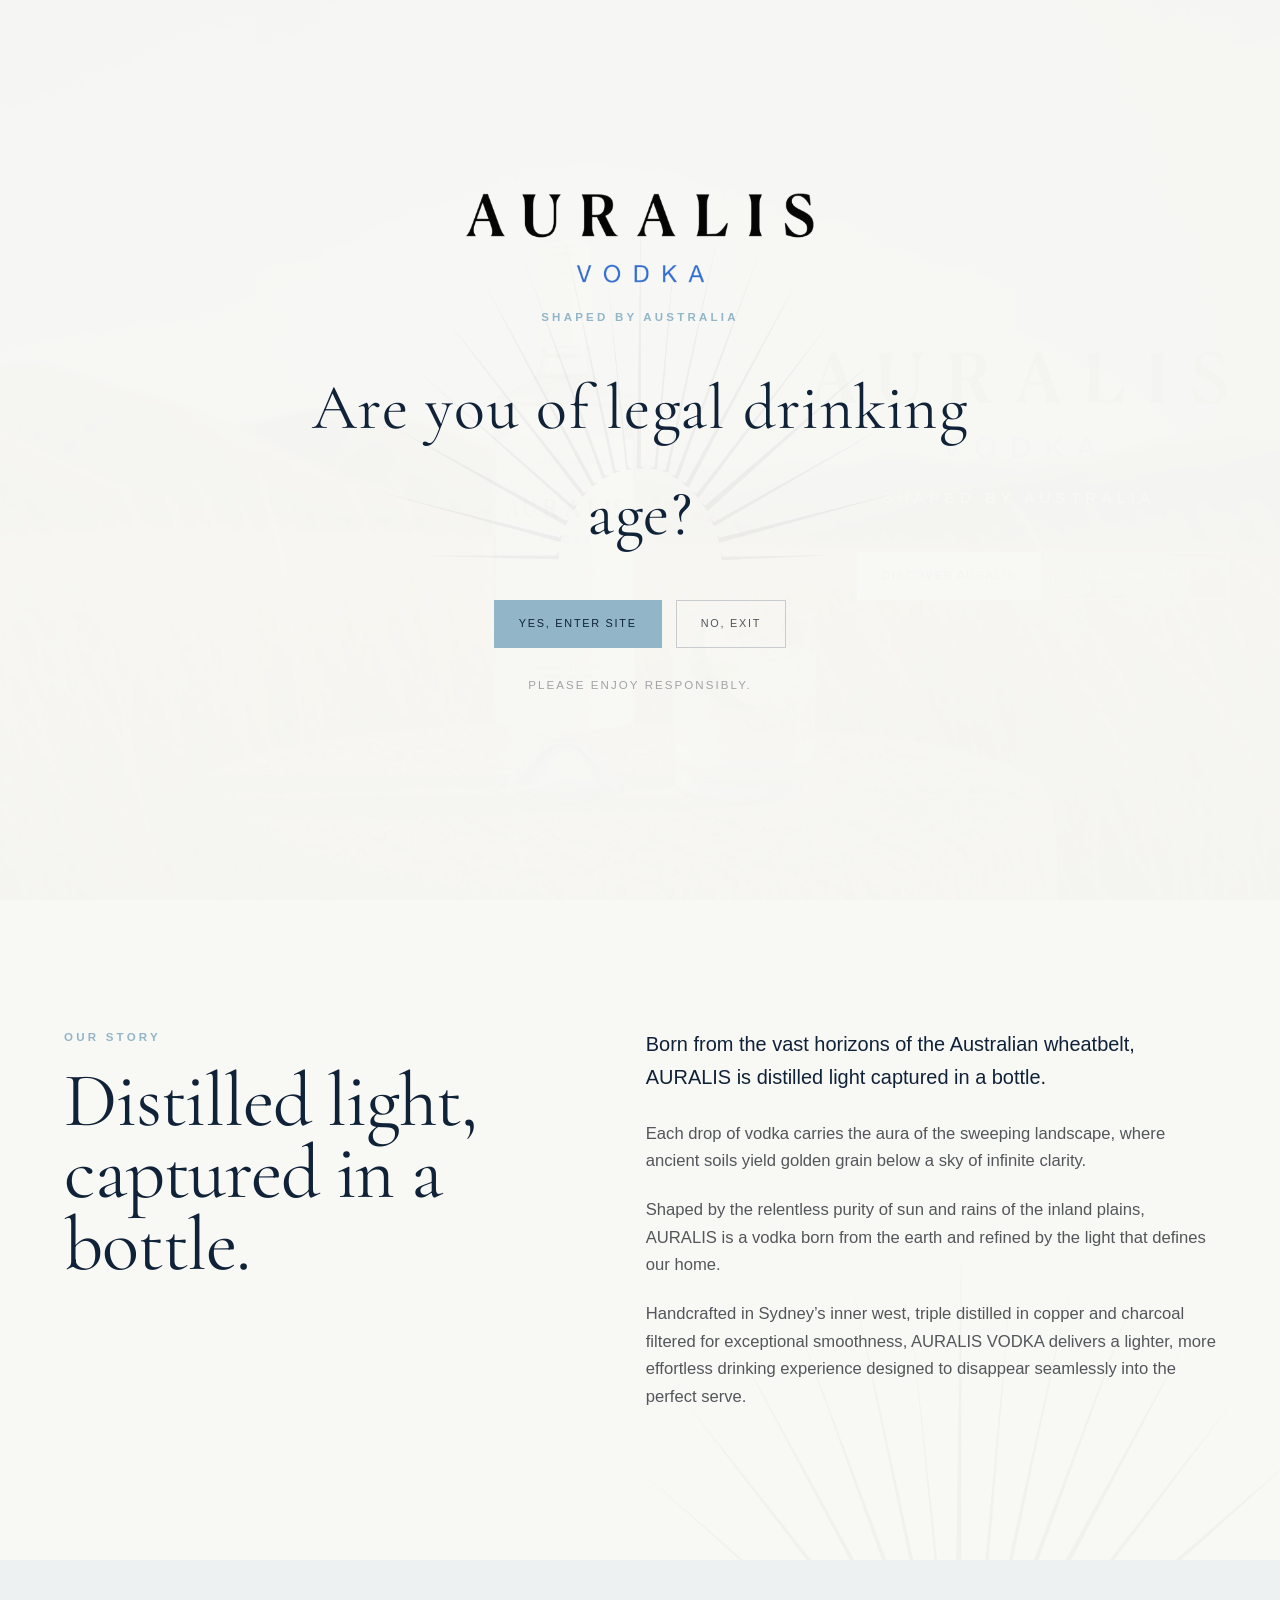
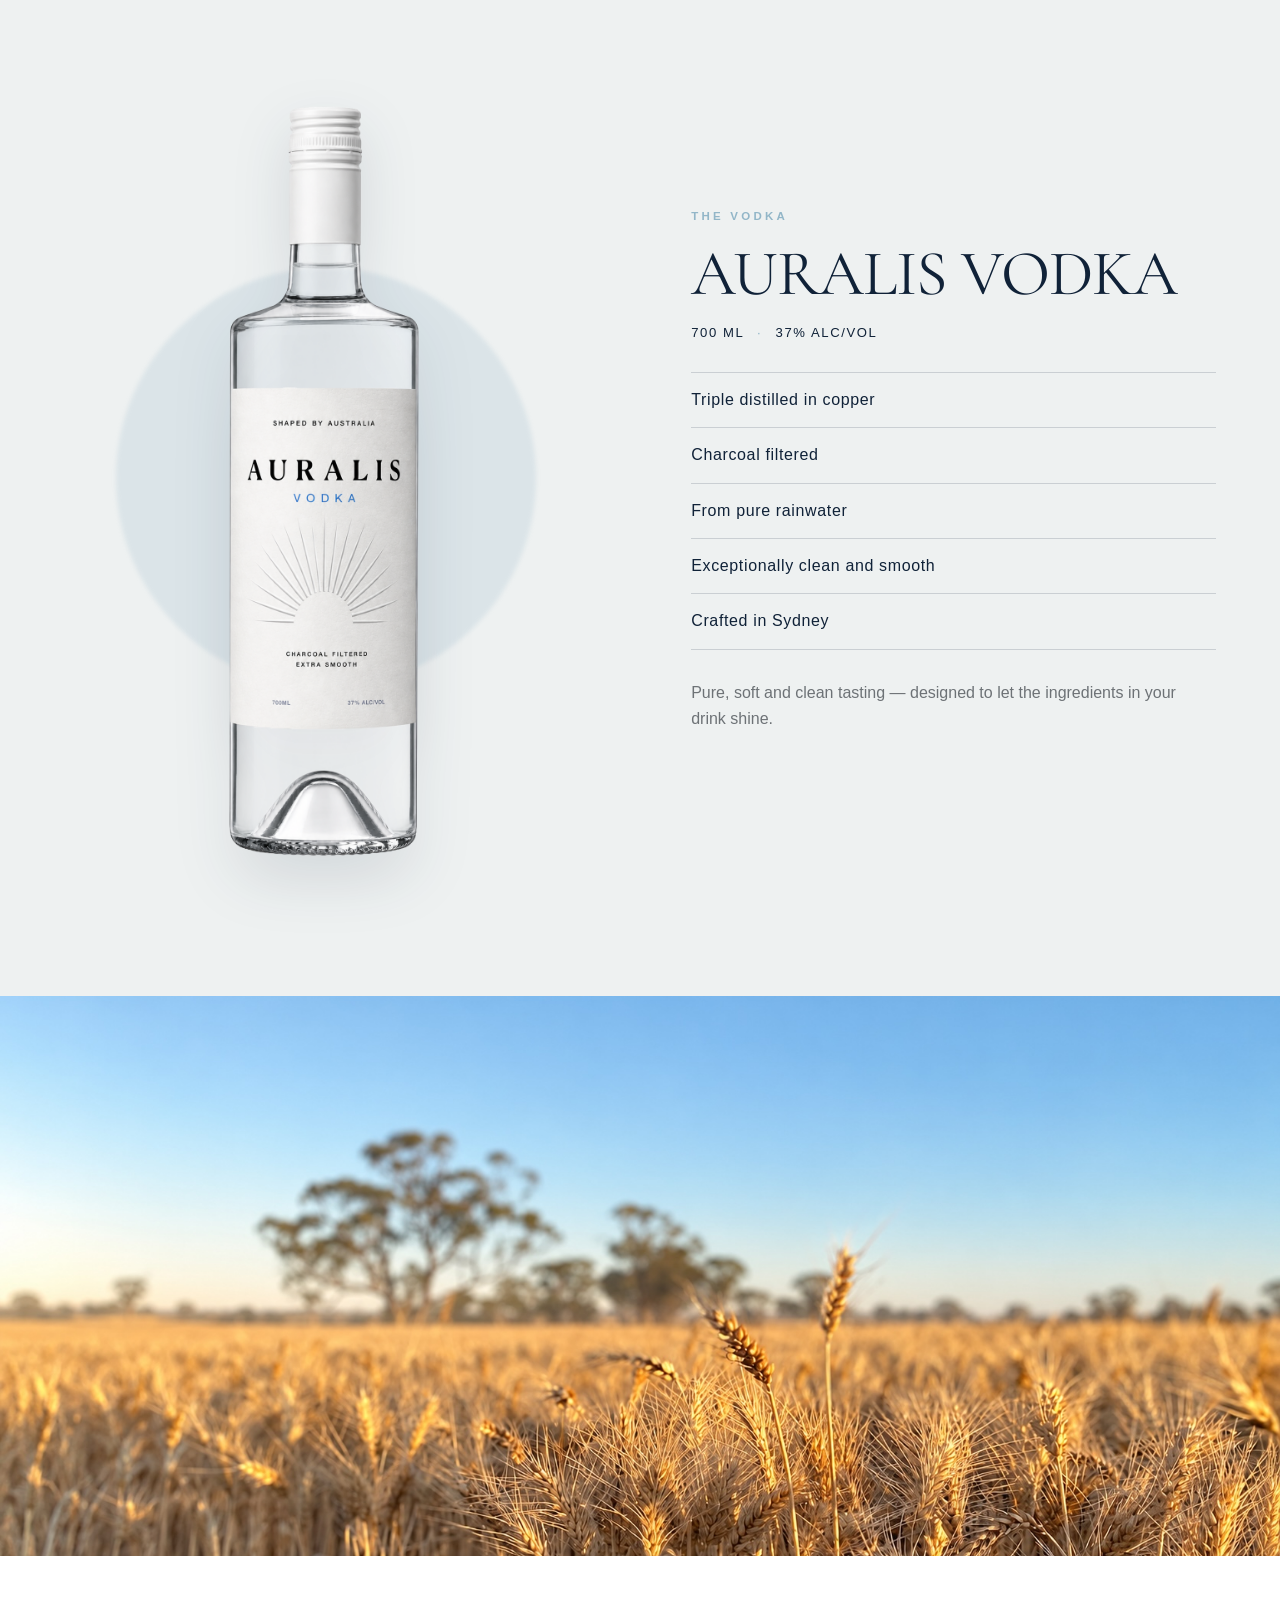
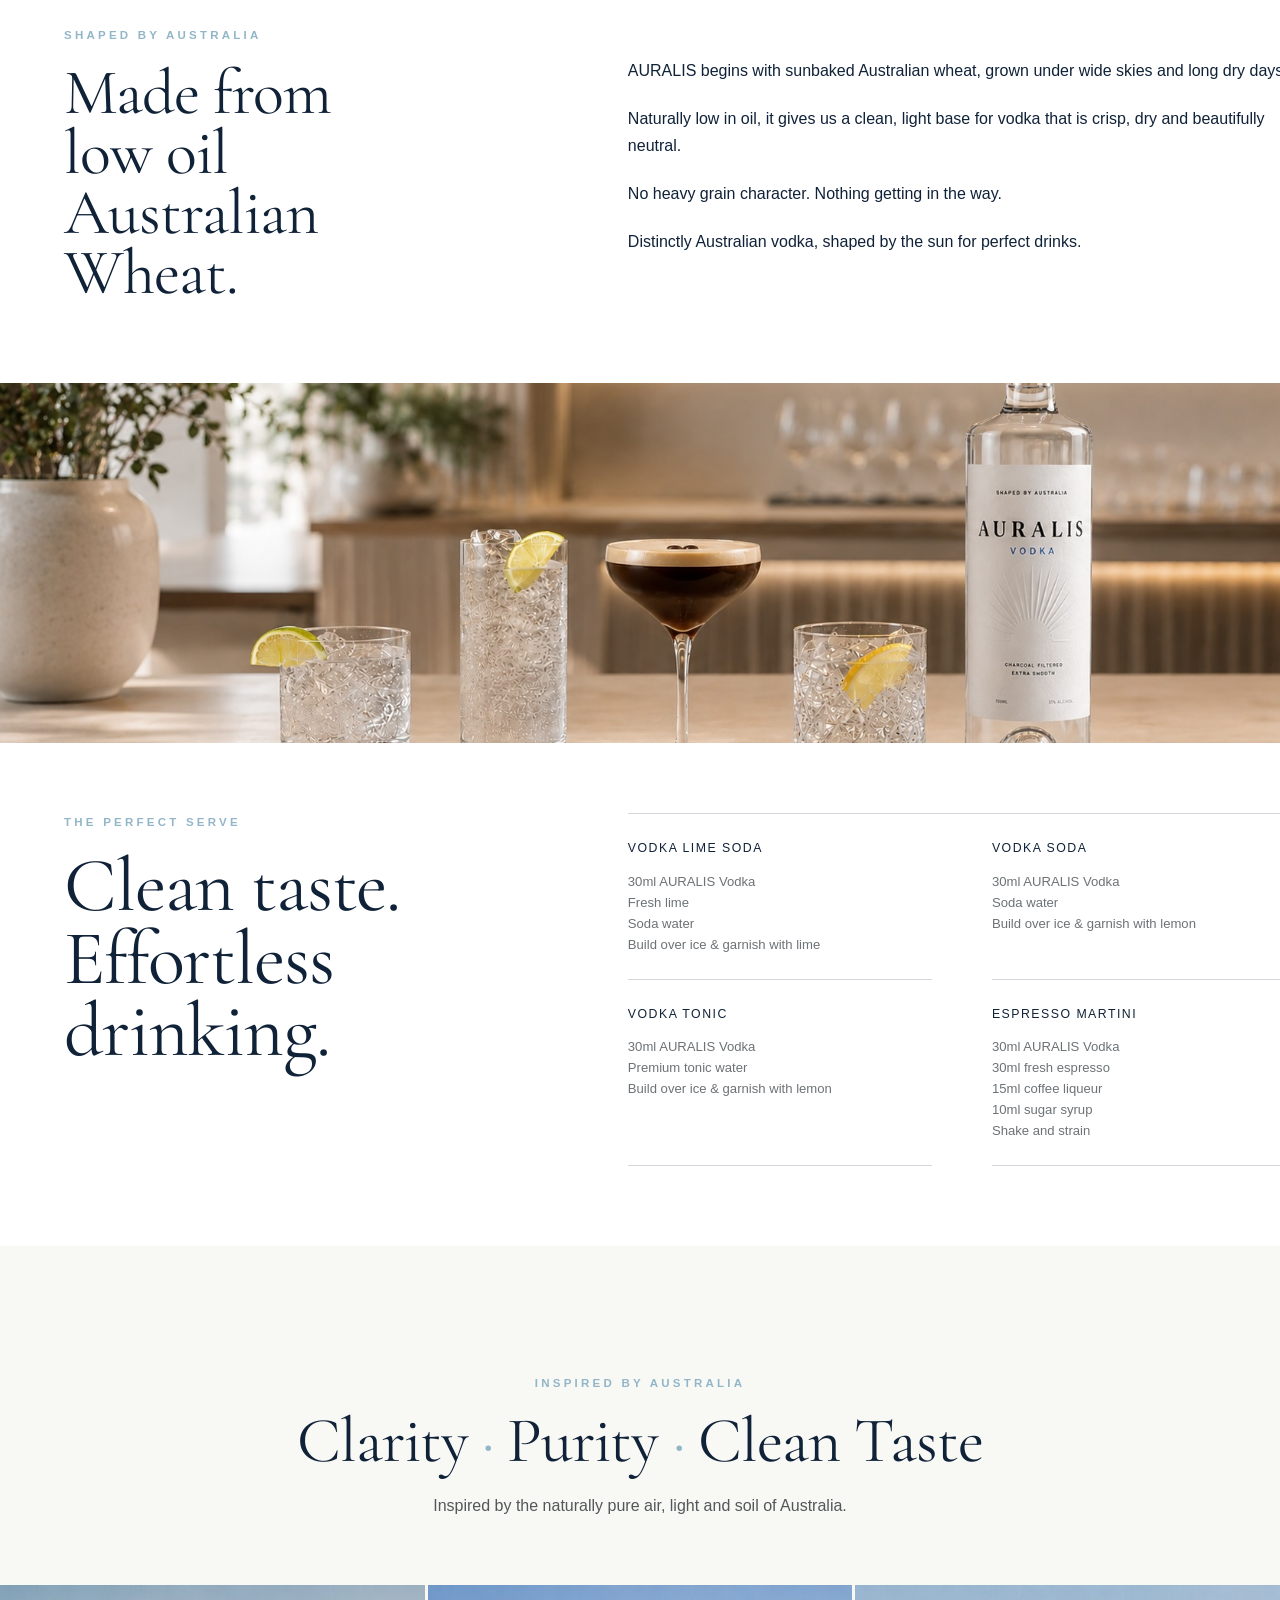
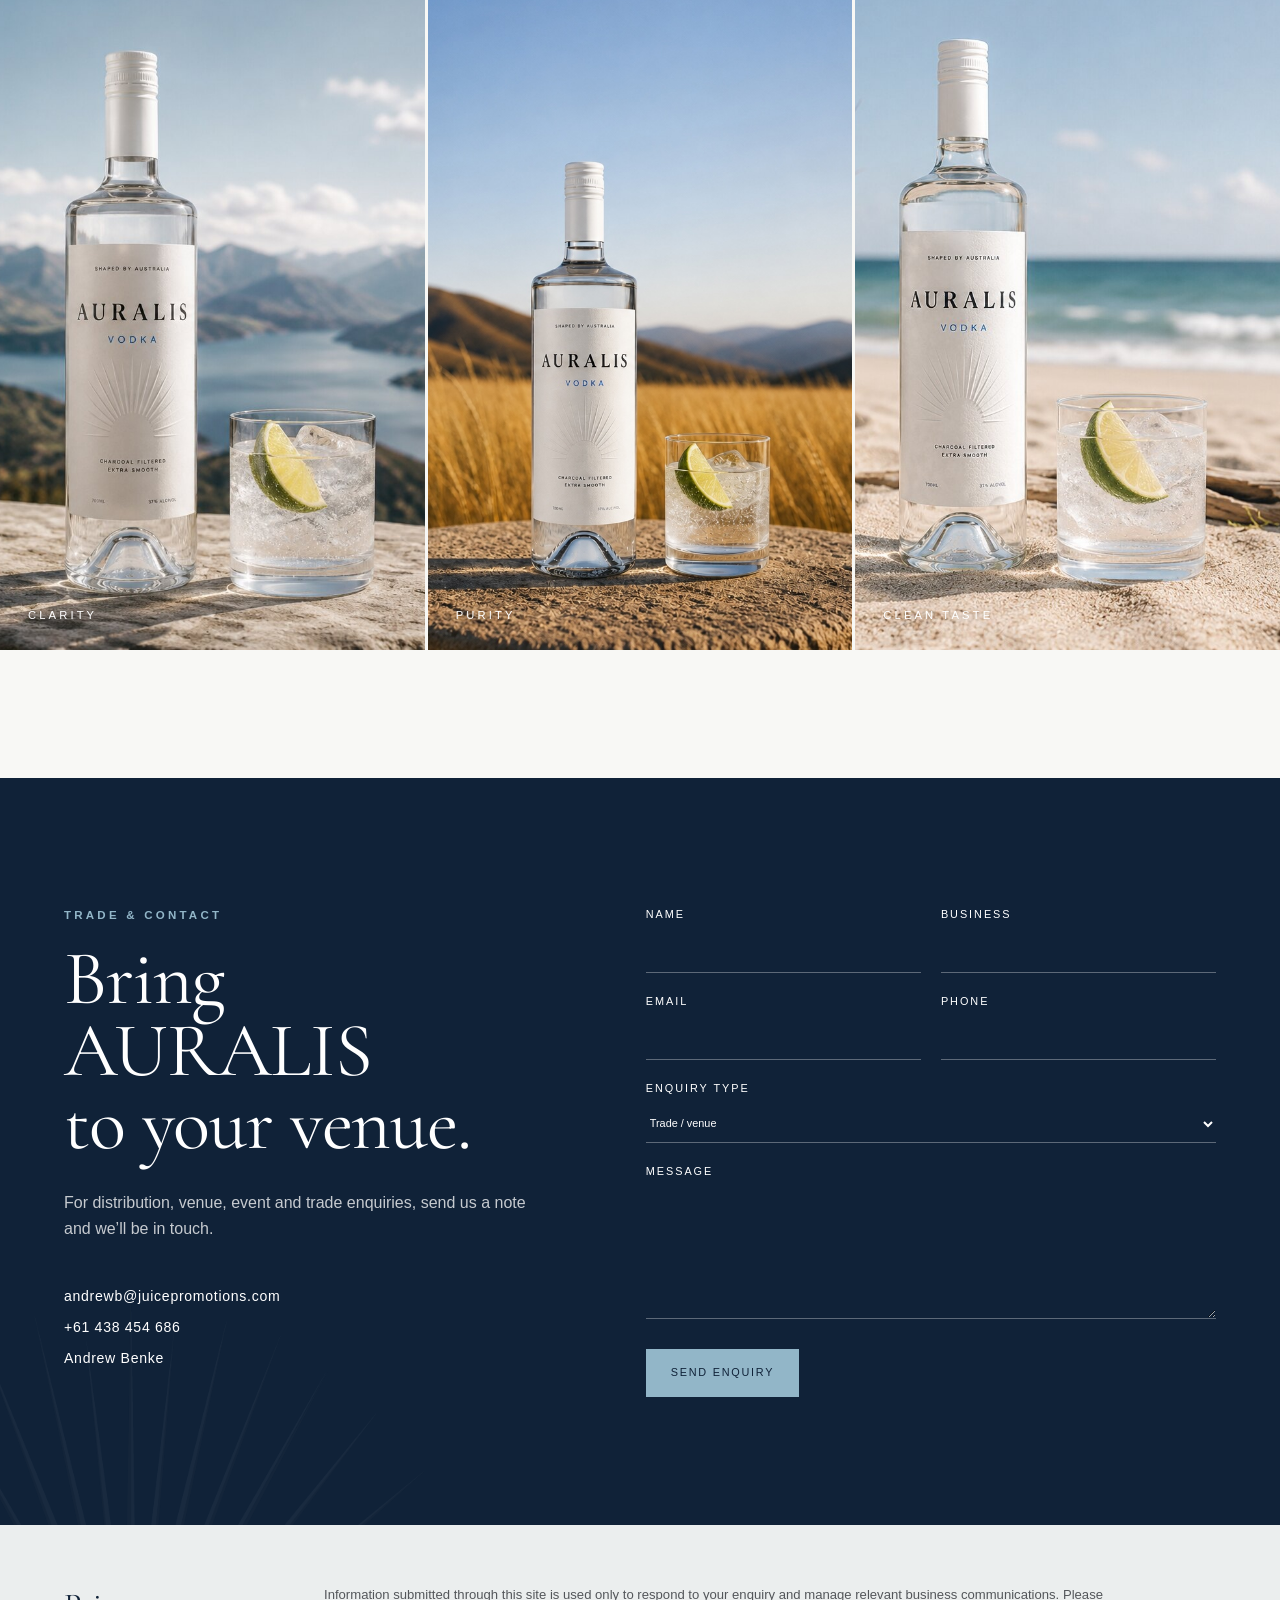
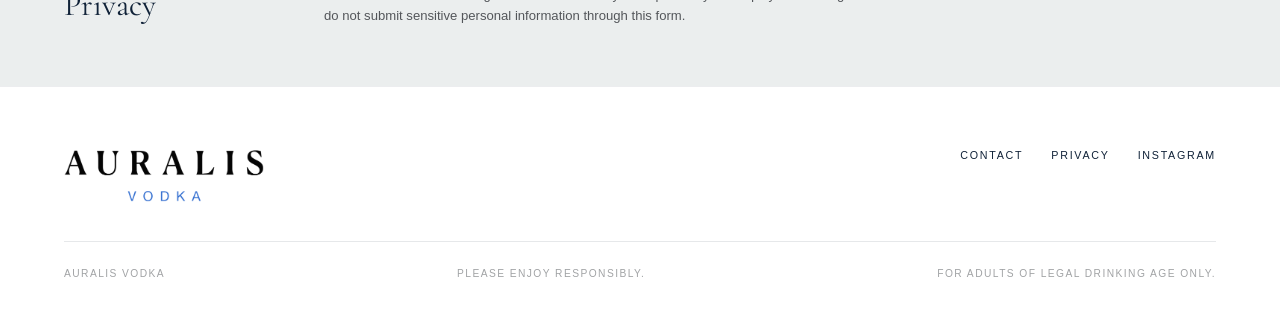
<file: index.html>
<!doctype html>
<html lang="en-AU">
<head>
  <meta charset="utf-8" />
  <meta name="viewport" content="width=device-width, initial-scale=1" />
  <meta name="description" content="AURALIS Vodka — shaped by Australia. Triple distilled in copper and charcoal filtered for exceptional smoothness." />
  <title>AURALIS Vodka — Shaped by Australia</title>
  <link rel="preconnect" href="https://fonts.googleapis.com">
  <link rel="preconnect" href="https://fonts.gstatic.com" crossorigin>
  <link href="https://fonts.googleapis.com/css2?family=Cormorant+Garamond:wght@400;500&display=swap" rel="stylesheet">
  <link rel="stylesheet" href="style.css" />
</head>
<body class="age-locked">
  <div class="age-gate" id="ageGate" role="dialog" aria-modal="true" aria-labelledby="ageTitle">
    <div class="age-gate__inner">
      <img class="age-gate__sun" src="images/auralis-half-sun.png" alt="" aria-hidden="true" />
      <img class="age-gate__logo" src="images/auralis-logo.png" alt="AURALIS Vodka" />
      <p class="eyebrow">SHAPED BY AUSTRALIA</p>
      <h1 id="ageTitle">Are you of legal drinking age?</h1>
      <div class="age-gate__actions">
        <button class="button button--primary" id="ageYes" type="button">Yes, enter site</button>
        <button class="button button--ghost" id="ageNo" type="button">No, exit</button>
      </div>
      <p class="age-gate__small">Please enjoy responsibly.</p>
    </div>
  </div>

  <div class="exit-screen" id="exitScreen" hidden>
    <div>
      <img src="images/auralis-logo.png" alt="AURALIS Vodka" />
      <p>You must be of legal drinking age to enter this website.</p>
    </div>
  </div>

  <header class="site-header" id="top">
    <a class="brand" href="#top" aria-label="AURALIS home">
      <img src="images/auralis-logo.png" alt="AURALIS Vodka" />
    </a>
    <button class="nav-toggle" id="navToggle" aria-expanded="false" aria-controls="siteNav">Menu</button>
    <nav class="site-nav" id="siteNav" aria-label="Primary navigation">
      <a href="#story">Our story</a>
      <a href="#product">The vodka</a>
      <a href="#serve">Perfect serve</a>
      <a href="#trade">Trade</a>
    </nav>
  </header>

  <main>
    <section class="hero" aria-labelledby="heroTitle">
      <img class="hero__image" src="images/hero-wheatfield.jpg" alt="AURALIS Vodka and a vodka lime soda against an Australian wheatfield" />
      <div class="hero__veil"></div>
      <div class="hero__content">
        <img class="hero__logo" src="images/auralis-logo.png" alt="AURALIS Vodka" />
        <h1 id="heroTitle" class="sr-only">AURALIS Vodka</h1>
        <p class="hero__tagline">SHAPED BY AUSTRALIA</p>
        <div class="hero__actions">
          <a class="button button--light" href="#story">Discover AURALIS</a>
          <a class="button button--outline-light" href="#trade">Trade enquiries</a>
        </div>
      </div>
    </section>

    <section class="story section" id="story">
      <img class="watermark watermark--story" src="images/auralis-half-sun.png" alt="" aria-hidden="true" />
      <div class="section__inner story__grid">
        <div>
          <p class="eyebrow">OUR STORY</p>
          <h2>Distilled light,<br />captured in a bottle.</h2>
        </div>
        <div class="story__copy">
          <p>Born from the vast horizons of the Australian wheatbelt, AURALIS is distilled light captured in a bottle.</p>
          <p>Each drop of vodka carries the aura of the sweeping landscape, where ancient soils yield golden grain below a sky of infinite clarity.</p>
          <p>Shaped by the relentless purity of sun and rains of the inland plains, AURALIS is a vodka born from the earth and refined by the light that defines our home.</p>
          <p>Handcrafted in Sydney’s inner west, triple distilled in copper and charcoal filtered for exceptional smoothness, AURALIS VODKA delivers a lighter, more effortless drinking experience designed to disappear seamlessly into the perfect serve.</p>
        </div>
      </div>
    </section>

    <section class="product section" id="product">
      <div class="section__inner product__grid">
        <div class="product__bottle-wrap">
          <div class="product__halo"></div>
          <img class="product__bottle" src="images/auralis-bottle.png" alt="AURALIS Vodka 700 mL bottle" />
        </div>
        <div class="product__details">
          <p class="eyebrow">THE VODKA</p>
          <h2>AURALIS VODKA</h2>
          <p class="product__spec">700 mL <span>·</span> 37% Alc/Vol</p>
          <ul class="feature-list">
            <li>Triple distilled in copper</li>
            <li>Charcoal filtered</li>
            <li>From pure rainwater</li>
            <li>Exceptionally clean and smooth</li>
            <li>Crafted in Sydney</li>
          </ul>
          <p class="product__note">Pure, soft and clean tasting — designed to let the ingredients in your drink shine.</p>
        </div>
      </div>
    </section>
<section class="origin" id="origin" aria-labelledby="originTitle">

  <div class="origin__image-wrap">
    <img
      src="images/product-origin-wheat.jpg"
      alt="Sunbaked Australian wheat field"
    />
  </div>

  <div class="origin__panel section__inner">

    <div class="origin__intro">
      <p class="eyebrow">SHAPED BY AUSTRALIA</p>
      <h2 id="originTitle">
        Made from<br>
        low oil<br>
        Australian<br>
        Wheat.
      </h2>
    </div>

    <div class="origin__copy">
      <p>AURALIS begins with sunbaked Australian wheat, grown under wide skies and long dry days.</p>

      <p>Naturally low in oil, it gives us a clean, light base for vodka that is crisp, dry and beautifully neutral.</p>

      <p>No heavy grain character. Nothing getting in the way.</p>

      <p>Distinctly Australian vodka, shaped by the sun for perfect drinks.</p>
    </div>

  </div>

</section>
    <section class="serve" id="serve" aria-labelledby="serveTitle">
  <div class="serve__image-wrap">
    <img src="images/drinks-lineup.jpg" alt="AURALIS Vodka with four classic vodka serves on a bar" />
  </div>

  <div class="serve__panel section__inner">

    <div class="serve__intro">
      <p class="eyebrow">THE PERFECT SERVE</p>
      <h2 id="serveTitle">Clean taste.<br />Effortless drinking.</h2>
    </div>

    <div class="serve__list" aria-label="AURALIS serves">

      <div class="serve__recipe">
        <h3>Vodka Lime Soda</h3>
        <p>30ml AURALIS Vodka<br>
        Fresh lime<br>
        Soda water<br>
        Build over ice &amp; garnish with lime</p>
      </div>

      <div class="serve__recipe">
        <h3>Vodka Soda</h3>
        <p>30ml AURALIS Vodka<br>
        Soda water<br>
        Build over ice &amp; garnish with lemon</p>
      </div>

      <div class="serve__recipe">
        <h3>Vodka Tonic</h3>
        <p>30ml AURALIS Vodka<br>
        Premium tonic water<br>
        Build over ice &amp; garnish with lemon</p>
      </div>

      <div class="serve__recipe">
        <h3>Espresso Martini</h3>
        <p>30ml AURALIS Vodka<br>
        30ml fresh espresso<br>
        15ml coffee liqueur<br>
        10ml sugar syrup<br>
        Shake and strain</p>
      </div>

    </div>

  </div>
</section>

    <section class="landscapes section" aria-labelledby="landscapeTitle">
      <div class="section__inner landscapes__heading">
        <p class="eyebrow">INSPIRED BY AUSTRALIA</p>
        <h2 id="landscapeTitle">Clarity <span>·</span> Purity <span>·</span> Clean Taste</h2>
        <p>Inspired by the naturally pure air, light and soil of Australia.</p>
      </div>
      <div class="landscape-grid">
        <figure>
          <img src="images/australian-mountains.jpg" alt="AURALIS Vodka overlooking an Australian mountain landscape" />
          <figcaption>CLARITY</figcaption>
        </figure>
        <figure>
          <img src="images/hero-wheatfield.jpg" alt="AURALIS Vodka in a golden wheatfield" />
          <figcaption>PURITY</figcaption>
        </figure>
        <figure>
          <img src="images/australian-coast.jpg" alt="AURALIS Vodka on an Australian beach" />
          <figcaption>CLEAN TASTE</figcaption>
        </figure>
      </div>
    </section>

    <section class="trade section" id="trade">
      <img class="watermark watermark--trade" src="images/auralis-half-sun.png" alt="" aria-hidden="true" />
      <div class="section__inner trade__grid">
        <div class="trade__intro">
          <p class="eyebrow">TRADE &amp; CONTACT</p>
          <h2>Bring AURALIS<br />to your venue.</h2>
          <p>For distribution, venue, event and trade enquiries, send us a note and we’ll be in touch.</p>
          <div class="trade__contact">
            <a href="mailto:andrewb@juicepromotions.com">andrewb@juicepromotions.com</a>
            <a href="tel:+61438454686">+61 438 454 686</a>
            <span>Andrew Benke</span>
          </div>
        </div>

        <form class="trade-form" name="trade-enquiries" method="POST" action="/thanks.html" data-netlify="true" netlify-honeypot="bot-field">
          <input type="hidden" name="form-name" value="trade-enquiries" />
          <p class="hidden-field"><label>Don’t fill this out: <input name="bot-field" /></label></p>

          <div class="field-row">
            <label>Name<input type="text" name="name" autocomplete="name" required /></label>
            <label>Business<input type="text" name="business" autocomplete="organization" /></label>
          </div>
          <div class="field-row">
            <label>Email<input type="email" name="email" autocomplete="email" required /></label>
            <label>Phone<input type="tel" name="phone" autocomplete="tel" /></label>
          </div>
          <label>Enquiry type
            <select name="enquiry-type">
              <option value="Trade / venue">Trade / venue</option>
              <option value="Distribution">Distribution</option>
              <option value="Events">Events</option>
              <option value="Media">Media</option>
              <option value="Other">Other</option>
            </select>
          </label>
          <label>Message<textarea name="message" rows="5" required></textarea></label>
          <button class="button button--primary" type="submit">Send enquiry</button>
        </form>
      </div>
    </section>

    <section class="privacy" id="privacy">
      <div class="section__inner privacy__inner">
        <h2>Privacy</h2>
        <p>Information submitted through this site is used only to respond to your enquiry and manage relevant business communications. Please do not submit sensitive personal information through this form.</p>
      </div>
    </section>
  </main>

  <footer class="site-footer">
    <div class="site-footer__inner">
      <img src="images/auralis-logo.png" alt="AURALIS Vodka" />
      <div class="site-footer__links">
        <a href="#trade">Contact</a>
        <a href="#privacy">Privacy</a>
        <a href="#" aria-label="Instagram — coming soon" title="Instagram — coming soon">Instagram</a>
      </div>
      <div class="site-footer__responsible">
        <span>AURALIS VODKA</span>
        <span>Please enjoy responsibly.</span>
        <span>For adults of legal drinking age only.</span>
      </div>
    </div>
  </footer>

  <script src="script.js"></script>
</body>
</html>
</file>
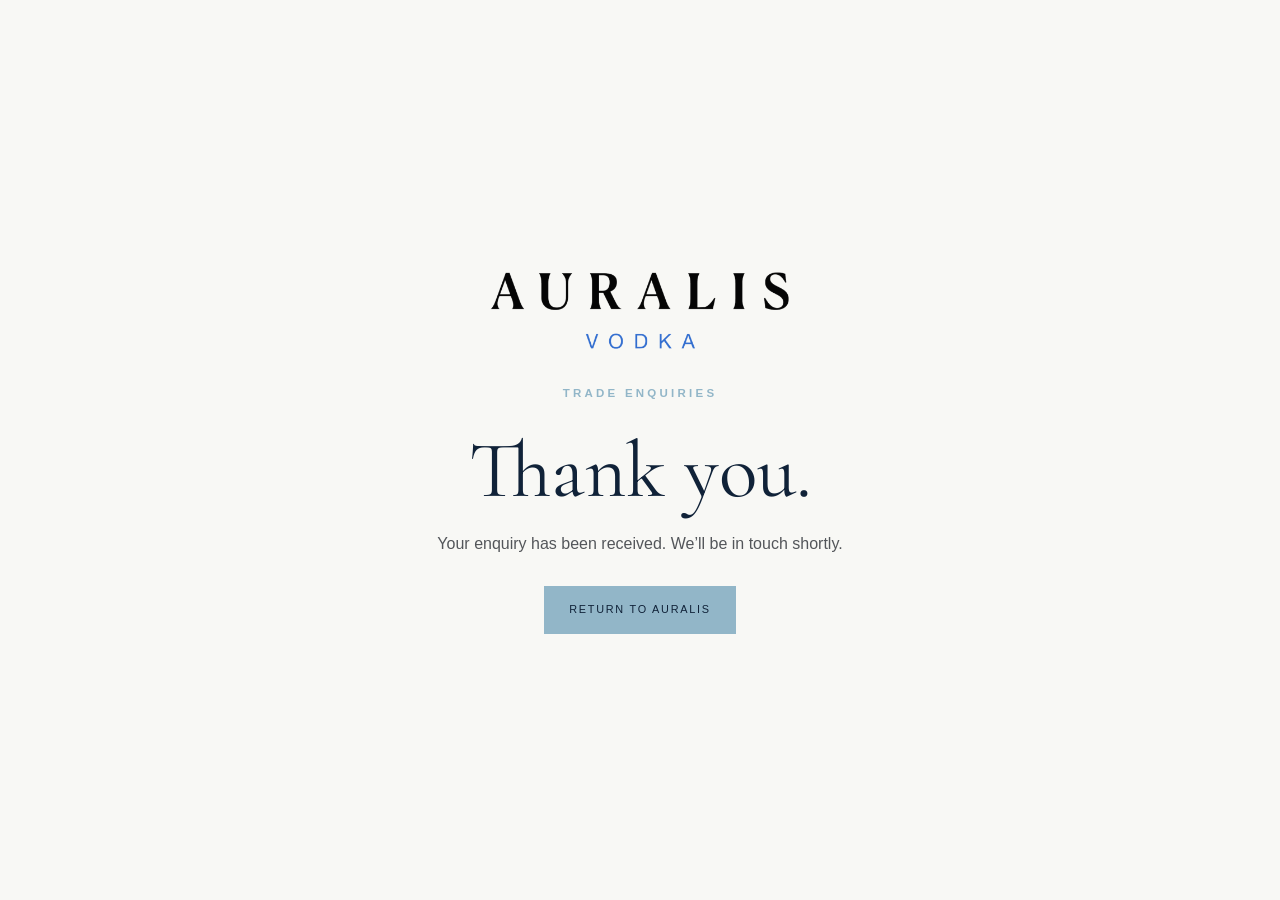
<file: thanks.html>
<!doctype html>
<html lang="en-AU">
<head>
  <meta charset="utf-8" />
  <meta name="viewport" content="width=device-width, initial-scale=1" />
  <title>Thank you — AURALIS Vodka</title>
  <link rel="preconnect" href="https://fonts.googleapis.com">
  <link rel="preconnect" href="https://fonts.gstatic.com" crossorigin>
  <link href="https://fonts.googleapis.com/css2?family=Cormorant+Garamond:wght@400;500&display=swap" rel="stylesheet">
  <link rel="stylesheet" href="style.css" />
  <style>
    body { min-height: 100vh; display:grid; place-items:center; padding:24px; }
    .thanks { width:min(720px,100%); text-align:center; }
    .thanks img { width:300px; height:90px; object-fit:contain; margin:0 auto 28px; }
    .thanks h1 { font-family:var(--serif); color:var(--dark-navy); font-size:clamp(3rem,8vw,5rem); font-weight:400; line-height:1; margin:0 0 20px; }
    .thanks p { max-width:560px; margin:0 auto 28px; }
  </style>
</head>
<body>
  <main class="thanks">
    <img src="images/auralis-logo.png" alt="AURALIS Vodka" />
    <p class="eyebrow">TRADE ENQUIRIES</p>
    <h1>Thank you.</h1>
    <p>Your enquiry has been received. We’ll be in touch shortly.</p>
    <a class="button button--primary" href="/">Return to AURALIS</a>
  </main>
</body>
</html>
</file>
<file: style.css>
:root {
  --white: #ffffff;
  --warm-white: #f8f8f5;
  --charcoal: #53565a;
  --grey: #a1a3a5;
  --ice-blue: #92b6c8;
  --eucalypt: #95a396;
  --dark-navy: #102238;
  --serif: "Cormorant Garamond", Georgia, "Times New Roman", serif;
  --sans: "Helvetica Neue", Helvetica, Arial, sans-serif;
  --max: 1240px;
}

* { box-sizing: border-box; }
html { scroll-behavior: smooth; }
body { margin: 0; background: var(--warm-white); color: var(--charcoal); font-family: var(--sans); font-weight: 400; line-height: 1.65; }
body.age-locked { overflow: hidden; }
img { max-width: 100%; display: block; }
a { color: inherit; text-decoration: none; }
button, input, select, textarea { font: inherit; }

.sr-only { position: absolute; width: 1px; height: 1px; padding: 0; margin: -1px; overflow: hidden; clip: rect(0, 0, 0, 0); white-space: nowrap; border: 0; }
.hidden-field { position: absolute; left: -9999px; }

.age-gate { position: fixed; inset: 0; z-index: 9999; display: grid; place-items: center; background: rgba(248,248,245,.985); padding: 24px; transition: opacity .45s ease, visibility .45s ease; }
.age-gate.is-hidden { opacity: 0; visibility: hidden; pointer-events: none; }
.age-gate__inner { position: relative; width: min(720px, 100%); text-align: center; padding: 48px 24px; overflow: hidden; }
.age-gate__sun { position: absolute; width: 560px; max-width: none; left: 50%; top: 42%; transform: translate(-50%, -50%); opacity: .075; z-index: -1; }
.age-gate__logo { width: 350px; height: auto; object-fit: contain; margin: 0 auto 24px; }
.age-gate h1 { margin: 28px 0 34px; color: var(--dark-navy); font-family: var(--serif); font-size: clamp(2.1rem, 5vw, 4rem); font-weight: 400; letter-spacing: .02em; }
.age-gate__actions { display: flex; gap: 14px; justify-content: center; flex-wrap: wrap; }
.age-gate__small { margin-top: 28px; font-size: .72rem; letter-spacing: .18em; text-transform: uppercase; color: var(--grey); }
.exit-screen { position: fixed; inset: 0; z-index: 10000; background: var(--warm-white); place-items: center; text-align: center; padding: 30px; }
.exit-screen:not([hidden]) { display: grid; }
.exit-screen img { width: 280px; height: 80px; object-fit: contain; margin: 0 auto 24px; }

.eyebrow { margin: 0 0 18px; color: var(--ice-blue); font-size: .72rem; font-weight: 600; letter-spacing: .28em; text-transform: uppercase; }
.button { min-height: 48px; padding: 14px 24px; border: 1px solid transparent; display: inline-flex; align-items: center; justify-content: center; cursor: pointer; background: none; text-transform: uppercase; letter-spacing: .16em; font-size: .68rem; font-weight: 500; transition: background .2s ease, color .2s ease, border-color .2s ease; }
.button--primary { background: var(--ice-blue); color: var(--dark-navy); border-color: var(--ice-blue); }
.button--primary:hover { background: var(--dark-navy); color: var(--white); border-color: var(--dark-navy); }
.button--ghost { color: var(--charcoal); border-color: #c9ccce; }
.button--ghost:hover { border-color: var(--dark-navy); color: var(--dark-navy); }
.button--light { background: rgba(255,255,255,.93); color: var(--dark-navy); }
.button--light:hover { background: var(--ice-blue); }
.button--outline-light { color: var(--white); border-color: rgba(255,255,255,.75); }
.button--outline-light:hover { background: var(--white); color: var(--dark-navy); }

.site-header { position: fixed; z-index: 100; top: 0; left: 0; right: 0; height: 80px; padding: 0 4vw; display: flex; align-items: center; justify-content: space-between; background: rgba(248,248,245,.93); border-bottom: 1px solid rgba(16,34,56,.08); backdrop-filter: blur(10px); transform: translateY(-100%); transition: transform .35s ease; }
.site-header.is-visible { transform: translateY(0); }
.brand img { width: 170px; height: 50px; object-fit: contain; object-position: left center; }
.site-nav { display: flex; align-items: center; gap: 30px; }
.site-nav a { color: var(--dark-navy); font-size: .82rem; text-transform: uppercase; letter-spacing: .18em; }
.site-nav a:hover { color: #567b91; }
.nav-toggle { display: none; border: 0; background: none; color: var(--dark-navy); text-transform: uppercase; letter-spacing: .15em; font-size: .68rem; }

.hero { position: relative; min-height: 100svh; display: grid; align-items: center; overflow: hidden; background: var(--dark-navy); }
.hero__image, .hero__veil { position: absolute; inset: 0; width: 100%; height: 100%; }
.hero__image { object-fit: cover; object-position: center center; }
.hero__veil { background: linear-gradient(90deg, rgba(10,24,38,.12) 0%, rgba(10,24,38,.04) 45%, rgba(10,24,38,.36) 100%); }
.hero__content { position: relative; z-index: 2; width: min(92%, 1180px); margin: 0 auto; padding: 100px 0 60px; display: flex; flex-direction: column; align-items: flex-end; text-align: right; }
.hero__logo { width: min(420px, 56vw); height: 130px; object-fit: contain; object-position: right center; }
.hero__tagline { color: var(--white); font-size: clamp(.72rem, 1.2vw, .95rem); letter-spacing: .34em; text-transform: uppercase; text-shadow: 0 1px 12px rgba(0,0,0,.35);text-align: center; width: min(420px, 56vw);  }
.hero__actions { margin-top: 26px; display: flex; gap: 12px; flex-wrap: wrap; justify-content: flex-end; }

.section { position: relative; padding: clamp(80px, 10vw, 150px) 5vw; overflow: hidden; }
.section__inner { width: min(var(--max), 100%); margin: 0 auto; }
.section h2, .serve h2 { margin: 0; color: var(--dark-navy); font-family: var(--serif); font-size: clamp(2.8rem, 6vw, 5.6rem); line-height: .94; font-weight: 400; letter-spacing: -.015em; }
.watermark { position: absolute; opacity: .055; pointer-events: none; }
.watermark--story { width: min(800px, 74vw); right: -80px; bottom: -220px; }
.watermark--trade { width: 720px; left: -230px; bottom: -230px; opacity: .04; }

.story { background: var(--warm-white); }
.story__grid { display: grid; grid-template-columns: .9fr 1.1fr; gap: clamp(50px, 9vw, 130px); align-items: start; }
.story__copy { max-width: 720px; font-size: clamp(1rem, 1.3vw, 1.18rem); }
.story__copy p { margin: 0 0 1.3em; }
.story__copy p:first-child { color: var(--dark-navy); font-size: 1.2em; }

.product { background: #eef1f1; }
.product__grid { display: grid; grid-template-columns: 1fr 1fr; gap: clamp(40px, 8vw, 120px); align-items: center; }
.product__bottle-wrap { position: relative; min-height: 720px; display: grid; place-items: center; }
.product__halo { position: absolute; width: min(480px, 80%); aspect-ratio: 1; border-radius: 50%; background: rgba(146,182,200,.2); filter: blur(2px); }
.product__bottle { position: relative; z-index: 1; width: min(350px, 80%); max-height: 780px; object-fit: contain; filter: drop-shadow(0 24px 28px rgba(16,34,56,.12)); }
.product__details h2 { font-size: clamp(2.6rem, 5vw, 4.8rem); }
.product__spec { margin: 18px 0 28px; color: var(--dark-navy); letter-spacing: .12em; text-transform: uppercase; font-size: .82rem; }
.product__spec span { color: var(--ice-blue); margin: 0 8px; }
.feature-list { list-style: none; margin: 0; padding: 0; border-top: 1px solid rgba(16,34,56,.16); }
.feature-list li { padding: 14px 0; border-bottom: 1px solid rgba(16,34,56,.16); color: var(--dark-navy); letter-spacing: .04em; }
.product__note { max-width: 520px; margin-top: 30px; color: #6d7276; }
/* PRODUCT ORIGIN */

.origin {
  background: var(--white);
}

.origin__image-wrap {
  width: 100%;
  height: 560px;
  overflow: hidden;
}

.origin__image-wrap img {
  width: 100%;
  height: 100%;
  display: block;
  object-fit: cover;
  object-position: center 58%;
}

.origin__panel {
  width: 90%;
  max-width: 1400px;
  margin: 0 auto;
  padding: 70px 0 80px;
  display: grid;
  grid-template-columns: 42% 58%;
  gap: 80px;
  align-items: start;
}

.origin__intro h2 {
  margin: 8px 0 0;
  color: var(--dark-navy);
  font-family: var(--serif);
  font-size: clamp(2.8rem, 5vw, 4.8rem);
  line-height: .94;
  font-weight: 400;
  letter-spacing: -.015em;
}

.origin__copy {
  padding-top: 32px;
  max-width: 720px;
  color: var(--dark-navy);
}

.origin__copy p {
  margin: 0 0 22px;
  font-size: 1rem;
  line-height: 1.65;
}

@media (max-width: 768px) {
  .origin__image-wrap {
    height: 420px;
  }

  .origin__panel {
    grid-template-columns: 1fr;
    gap: 35px;
    padding: 50px 0 60px;
  }

  .origin__copy {
    padding-top: 0;
  }
}
.serve {
  background: var(--white);
}

.serve__image-wrap {
  width: 100%;
  height: 360px;
  overflow: hidden;
}

.serve__image-wrap img {
  width: 100%;
  height: 100%;
  display: block;
  object-fit: cover;
  object-position: center 68%;
}

.serve__panel {
  width: 90%;
  max-width: 1400px;
  margin: 0 auto;
  padding: 70px 0 80px;
  display: grid;
  grid-template-columns: 42% 58%;
  gap: 80px;
  align-items: start;
}

.serve__panel > div:first-child {
  width: 100%;
}

.serve__list {
  width: 100%;
  display: grid;
  grid-template-columns: 1fr 1fr;
  column-gap: 60px;
  border-top: 1px solid rgba(16,34,56,.18);
}

.serve__recipe {
  padding: 24px 0;
  border-bottom: 1px solid rgba(16,34,56,.18);
}

.serve__recipe h3 {
  margin: 0 0 12px;
  color: var(--dark-navy);
  text-transform: uppercase;
  letter-spacing: .12em;
  font-family: var(--sans);
  font-size: .77rem;
  font-weight: 500;
}

.serve__recipe p {
  margin: 0;
  color: #6d7276;
  font-size: .82rem;
  line-height: 1.6;
}

.landscapes { background: var(--warm-white); padding-left: 0; padding-right: 0; }
.landscapes__heading { padding: 0 5vw 65px; text-align: center; }
.landscapes__heading h2 { font-size: clamp(2.2rem, 5vw, 4.5rem); }
.landscapes__heading h2 span { color: var(--ice-blue); }
.landscapes__heading > p:last-child { margin: 22px auto 0; max-width: 620px; }
.landscape-grid { width: 100%; display: grid; grid-template-columns: repeat(3, 1fr); gap: 3px; }
.landscape-grid figure { position: relative; margin: 0; height: 52vw; max-height: 720px; min-height: 420px; overflow: hidden; background: var(--dark-navy); }
.landscape-grid img { width: 100%; height: 100%; object-fit: cover; transition: transform .7s ease; }
.landscape-grid figure:hover img { transform: scale(1.025); }
.landscape-grid figcaption { position: absolute; left: 28px; bottom: 26px; color: var(--white); letter-spacing: .28em; font-size: .7rem; text-shadow: 0 1px 12px rgba(0,0,0,.42); }

.trade { background: var(--dark-navy); color: rgba(255,255,255,.76); }
.trade .eyebrow { color: var(--ice-blue); }
.trade h2 { color: var(--white); }
.trade__grid { display: grid; grid-template-columns: .9fr 1.1fr; gap: clamp(50px, 9vw, 130px); align-items: start; }
.trade__intro > p:not(.eyebrow) { max-width: 480px; margin-top: 30px; }
.trade__contact { margin-top: 42px; display: flex; flex-direction: column; gap: 8px; color: var(--white); font-size: .88rem; letter-spacing: .05em; }
.trade__contact a:hover { color: var(--ice-blue); }
.trade-form { display: grid; gap: 20px; }
.field-row { display: grid; grid-template-columns: 1fr 1fr; gap: 20px; }
.trade-form label { display: grid; gap: 8px; color: var(--white); font-size: .68rem; text-transform: uppercase; letter-spacing: .18em; }
.trade-form input, .trade-form select, .trade-form textarea { width: 100%; border: 0; border-bottom: 1px solid rgba(255,255,255,.32); border-radius: 0; background: transparent; color: var(--white); padding: 10px 0 12px; outline: none; text-transform: none; letter-spacing: normal; }
.trade-form select { color-scheme: dark; }
.trade-form textarea { resize: vertical; min-height: 130px; }
.trade-form input:focus, .trade-form select:focus, .trade-form textarea:focus { border-bottom-color: var(--ice-blue); }
.trade-form .button { justify-self: start; margin-top: 10px; }

.privacy { background: #ebeeee; padding: 54px 5vw; }
.privacy__inner { display: grid; grid-template-columns: 220px 1fr; gap: 40px; }
.privacy h2 { margin: 0; color: var(--dark-navy); font-family: var(--serif); font-weight: 400; font-size: 2rem; }
.privacy p { margin: 5px 0 0; max-width: 780px; font-size: .82rem; }

.site-footer { background: var(--white); padding: 60px 5vw 40px; border-top: 1px solid rgba(16,34,56,.08); }
.site-footer__inner { width: min(var(--max),100%); margin: 0 auto; display: grid; grid-template-columns: 1fr auto; gap: 36px 60px; align-items: start; }
.site-footer img { width: 200px; height: 58px; object-fit: contain; object-position: left center; }
.site-footer__links { display: flex; gap: 28px; color: var(--dark-navy); font-size: .67rem; letter-spacing: .16em; text-transform: uppercase; }
.site-footer__links a:hover { color: #567b91; }
.site-footer__responsible { grid-column: 1 / -1; padding-top: 24px; border-top: 1px solid rgba(16,34,56,.1); display: flex; justify-content: space-between; gap: 20px; flex-wrap: wrap; color: var(--grey); font-size: .64rem; letter-spacing: .14em; text-transform: uppercase; }

@media (max-width: 900px) {
  .site-header { height: 70px; }
  .nav-toggle { display: block; }
  .site-nav { position: absolute; top: 70px; left: 0; right: 0; padding: 24px 5vw 30px; background: rgba(248,248,245,.98); border-bottom: 1px solid rgba(16,34,56,.08); display: none; flex-direction: column; align-items: flex-start; gap: 20px; }
  .site-nav.is-open { display: flex; }
  .hero__content { align-items: center; text-align: center; justify-content: end; padding-bottom: 70px; }
  .hero__logo { object-position: center; }
  .hero__veil { background: linear-gradient(180deg, rgba(10,24,38,.05) 35%, rgba(10,24,38,.48) 100%); }
  .hero__actions { justify-content: center; }
  .story__grid, .product__grid, .serve__panel, .trade__grid { grid-template-columns: 1fr; }
  .product__bottle-wrap { min-height: 620px; }
  .product__bottle { width: 300px; }
  .serve__panel { align-items: start; }
  .landscape-grid { grid-template-columns: 1fr; gap: 3px; }
  .landscape-grid figure { height: 82vw; min-height: 480px; max-height: 700px; }
  .privacy__inner { grid-template-columns: 1fr; gap: 10px; }
}

@media (max-width: 600px) {
  .section { padding: 72px 24px; }
  .site-header { padding: 0 20px; }
  .brand img { width: 145px; }
  .hero { min-height: 100svh; }
  .hero__image { object-position: 48% center; }
  .hero__content { width: calc(100% - 36px); }
  .hero__logo { width: 280px; height: 100px; }
  .hero__actions { width: 100%; flex-direction: column; }
  .hero__actions .button { width: 100%; }
  .story__grid { gap: 38px; }
  .product__bottle-wrap { min-height: 520px; }
  .product__bottle { width: 250px; }
  .serve__image-wrap { min-height: 360px; height: 70vw; }
  .serve__panel { padding: 60px 24px; }
  .serve__list { grid-template-columns: 1fr; }
  .serve__list span:nth-child(odd) { padding-right: 0; }
  .landscapes__heading { padding: 0 24px 48px; }
  .landscape-grid figure { min-height: 390px; }
  .field-row { grid-template-columns: 1fr; }
  .site-footer { padding: 50px 24px 32px; }
  .site-footer__inner { grid-template-columns: 1fr; }
  .site-footer__links { flex-wrap: wrap; gap: 18px 24px; }
  .site-footer__responsible { grid-column: auto; flex-direction: column; gap: 7px; }
  .age-gate__actions { flex-direction: column; align-items: stretch; }
}
</file>
